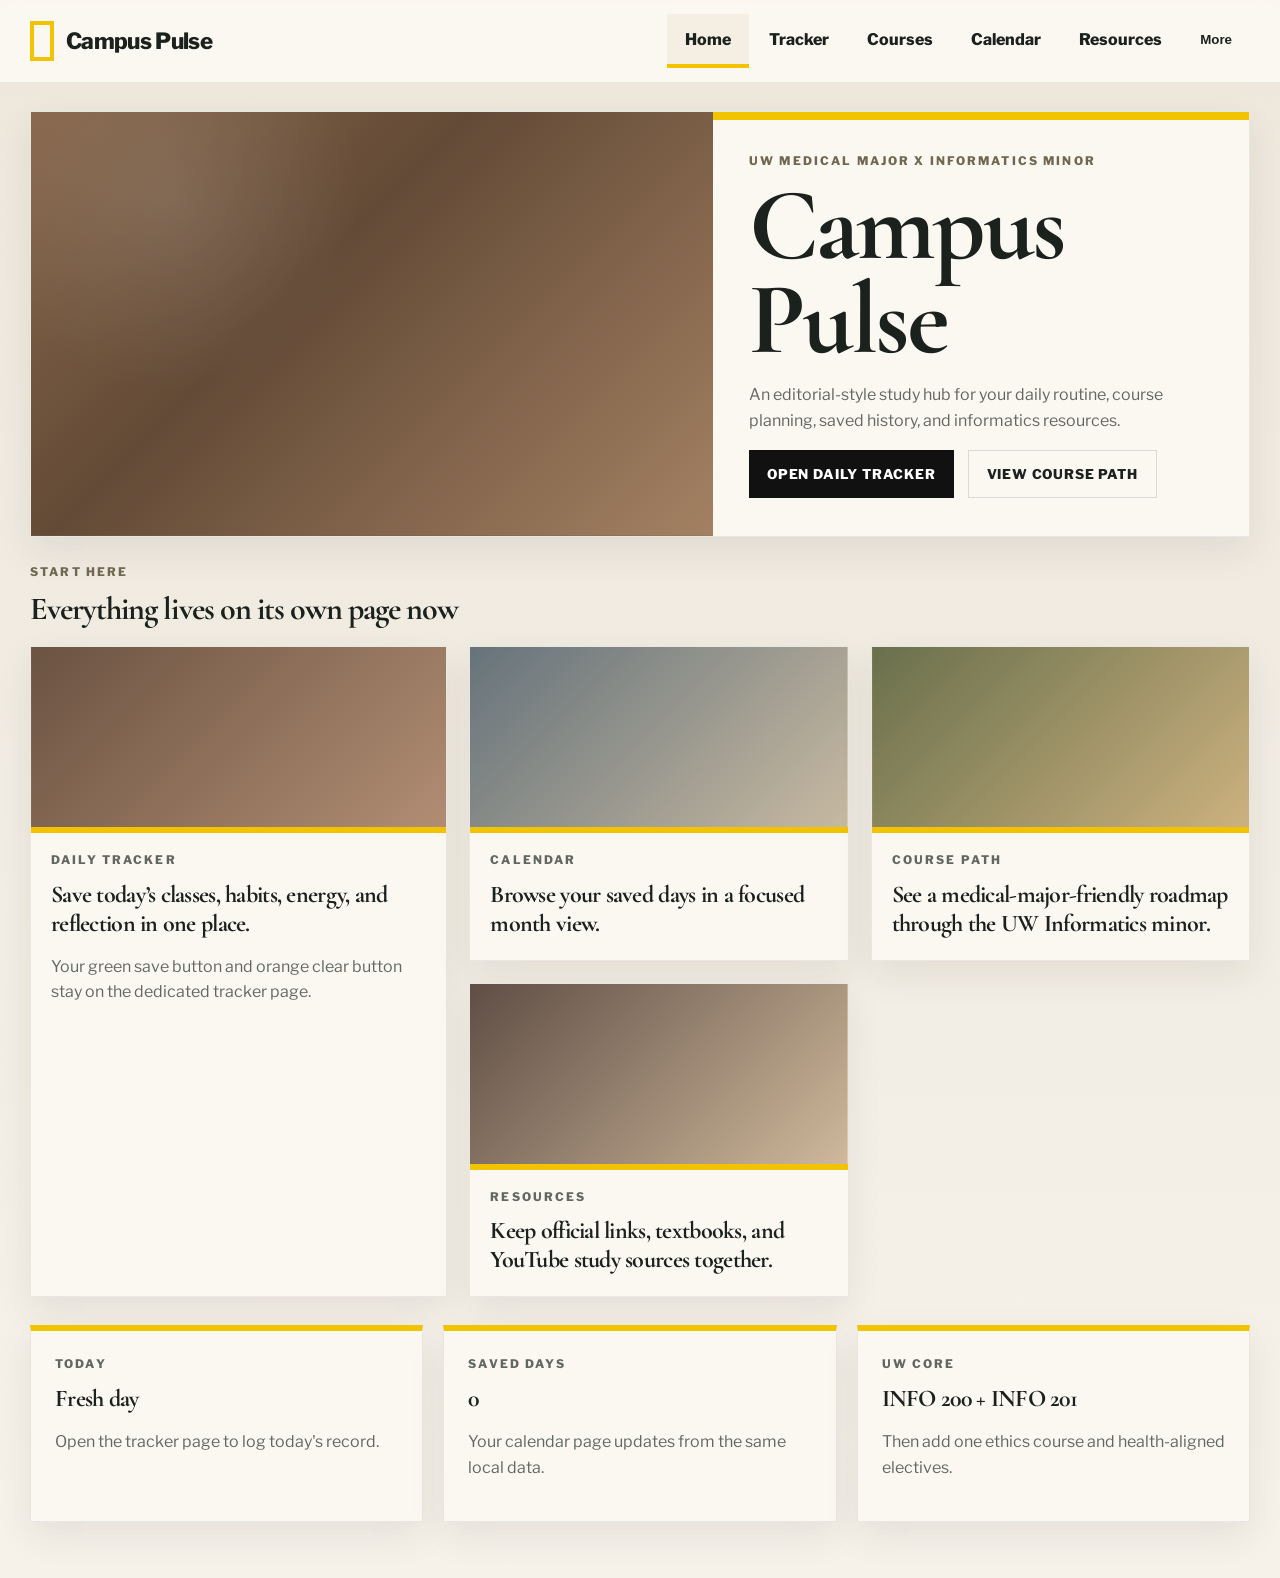
<file: outputs/index.html>
<!DOCTYPE html>
<html lang="en">
<head>
  <meta charset="UTF-8">
  <meta name="viewport" content="width=device-width, initial-scale=1.0">
  <title>Campus Pulse</title>
  <link rel="preconnect" href="https://fonts.googleapis.com">
  <link rel="preconnect" href="https://fonts.gstatic.com" crossorigin>
  <link href="https://fonts.googleapis.com/css2?family=Cormorant+Garamond:wght@500;600;700&family=Libre+Franklin:wght@400;500;600;700;800&display=swap" rel="stylesheet">
  <link rel="stylesheet" href="./styles.css">
</head>
<body data-page="home">
  <header class="site-header">
    <div class="site-shell nav-shell">
      <a href="./index.html" class="brand">
        <span class="brand-mark"></span>
        <span class="brand-text">Campus Pulse</span>
      </a>
      <nav class="site-nav" aria-label="Primary">
        <a href="./index.html" class="site-link" data-page="home">Home</a>
        <a href="./tracker.html" class="site-link" data-page="tracker">Tracker</a>
        <a href="./courses.html" class="site-link" data-page="courses">Courses</a>
        <a href="./calendar.html" class="site-link" data-page="calendar">Calendar</a>
        <a href="./resources.html" class="site-link" data-page="resources">Resources</a>
        <div class="site-menu">
          <button class="site-link site-link-button" type="button">More</button>
          <div class="site-dropdown">
            <a href="./tracker.html#dailyTracker">Daily log</a>
            <a href="./calendar.html#savedHistory">Saved history</a>
            <a href="./courses.html#healthPath">Health path</a>
            <a href="./resources.html#videos">Video library</a>
          </div>
        </div>
      </nav>
    </div>
  </header>

  <main class="site-shell">
    <section class="feature-hero">
      <div class="feature-image feature-image-home"></div>
      <div class="feature-copy">
        <p class="eyebrow">UW medical major x informatics minor</p>
        <h1>Campus Pulse</h1>
        <p class="feature-text">An editorial-style study hub for your daily routine, course planning, saved history, and informatics resources.</p>
        <div class="button-row">
          <a class="btn btn-dark" href="./tracker.html">Open daily tracker</a>
          <a class="btn btn-outline" href="./courses.html">View course path</a>
        </div>
      </div>
    </section>

    <section class="section-heading">
      <p class="panel-kicker">Start here</p>
      <h2>Everything lives on its own page now</h2>
    </section>

    <section class="story-grid">
      <article class="story-card story-card-large">
        <a href="./tracker.html" class="story-link-block">
          <div class="story-card-image story-image-tracker"></div>
          <div class="story-card-copy">
            <p class="eyebrow">Daily tracker</p>
            <h3>Save today’s classes, habits, energy, and reflection in one place.</h3>
            <p>Your green save button and orange clear button stay on the dedicated tracker page.</p>
          </div>
        </a>
      </article>
      <article class="story-card">
        <a href="./calendar.html" class="story-link-block">
          <div class="story-card-image story-image-calendar"></div>
          <div class="story-card-copy">
            <p class="eyebrow">Calendar</p>
            <h3>Browse your saved days in a focused month view.</h3>
          </div>
        </a>
      </article>
      <article class="story-card">
        <a href="./courses.html" class="story-link-block">
          <div class="story-card-image story-image-courses"></div>
          <div class="story-card-copy">
            <p class="eyebrow">Course path</p>
            <h3>See a medical-major-friendly roadmap through the UW Informatics minor.</h3>
          </div>
        </a>
      </article>
      <article class="story-card">
        <a href="./resources.html" class="story-link-block">
          <div class="story-card-image story-image-resources"></div>
          <div class="story-card-copy">
            <p class="eyebrow">Resources</p>
            <h3>Keep official links, textbooks, and YouTube study sources together.</h3>
          </div>
        </a>
      </article>
    </section>

    <section class="summary-strip">
      <article class="summary-box">
        <p class="panel-kicker">Today</p>
        <h3 id="homeStatusTitle">Fresh day</h3>
        <p id="homeStatusText">Open the tracker page to log today’s record.</p>
      </article>
      <article class="summary-box">
        <p class="panel-kicker">Saved days</p>
        <h3 id="savedDaysCount">0</h3>
        <p>Your calendar page updates from the same local data.</p>
      </article>
      <article class="summary-box">
        <p class="panel-kicker">UW core</p>
        <h3>INFO 200 + INFO 201</h3>
        <p>Then add one ethics course and health-aligned electives.</p>
      </article>
    </section>
  </main>

  <script src="./app.js"></script>
</body>
</html>
</file>
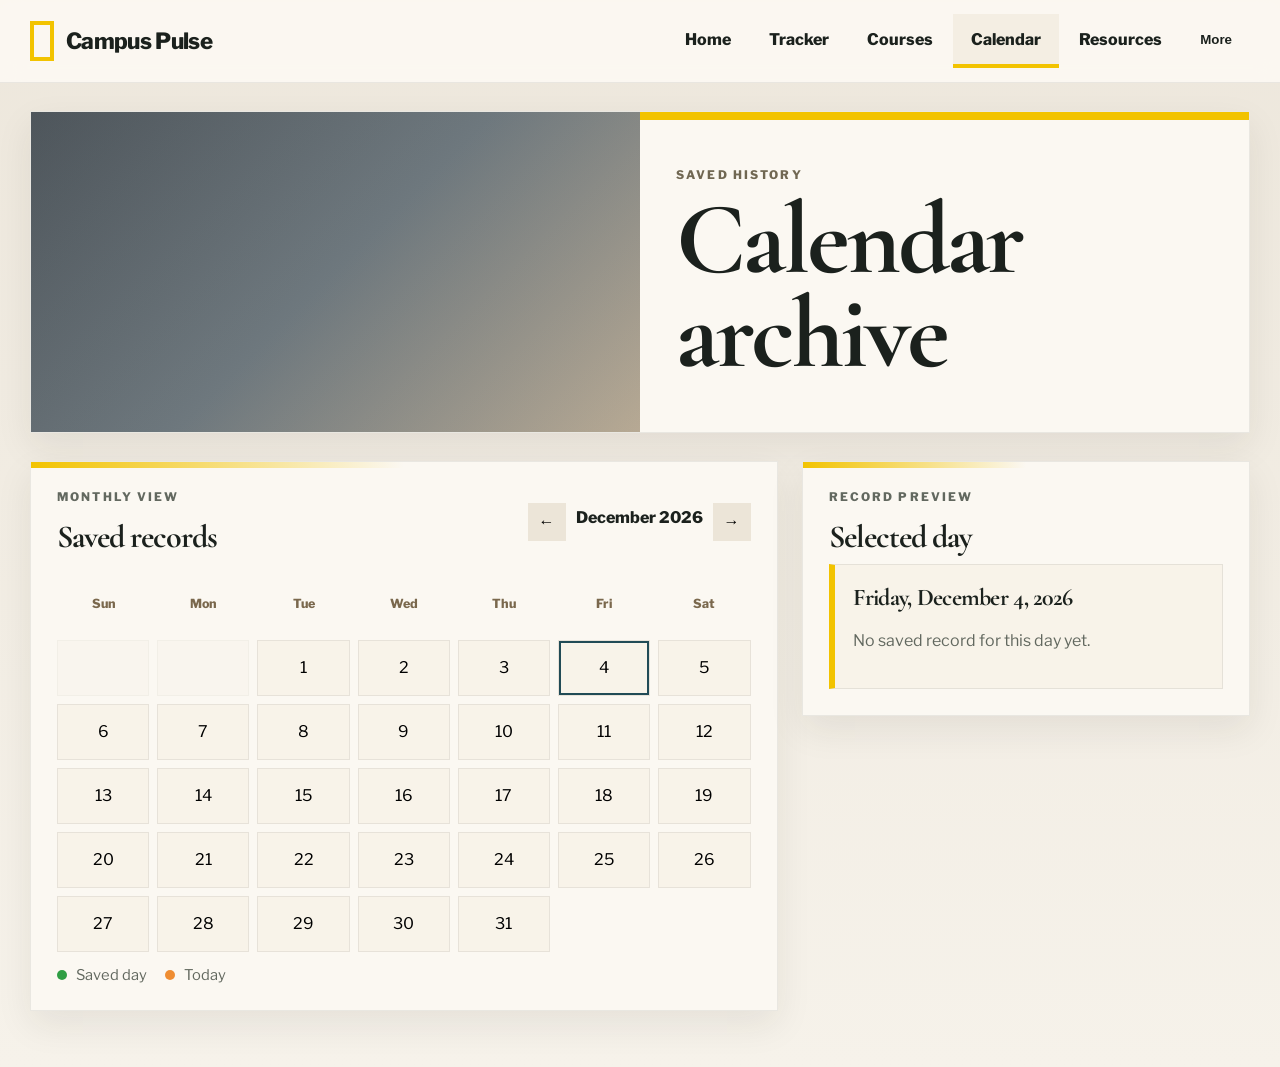
<file: outputs/calendar.html>
<!DOCTYPE html>
<html lang="en">
<head>
  <meta charset="UTF-8">
  <meta name="viewport" content="width=device-width, initial-scale=1.0">
  <title>Campus Pulse | Calendar</title>
  <link rel="preconnect" href="https://fonts.googleapis.com">
  <link rel="preconnect" href="https://fonts.gstatic.com" crossorigin>
  <link href="https://fonts.googleapis.com/css2?family=Cormorant+Garamond:wght@500;600;700&family=Libre+Franklin:wght@400;500;600;700;800&display=swap" rel="stylesheet">
  <link rel="stylesheet" href="./styles.css">
</head>
<body data-page="calendar">
  <header class="site-header">
    <div class="site-shell nav-shell">
      <a href="./index.html" class="brand">
        <span class="brand-mark"></span>
        <span class="brand-text">Campus Pulse</span>
      </a>
      <nav class="site-nav" aria-label="Primary">
        <a href="./index.html" class="site-link" data-page="home">Home</a>
        <a href="./tracker.html" class="site-link" data-page="tracker">Tracker</a>
        <a href="./courses.html" class="site-link" data-page="courses">Courses</a>
        <a href="./calendar.html" class="site-link" data-page="calendar">Calendar</a>
        <a href="./resources.html" class="site-link" data-page="resources">Resources</a>
        <div class="site-menu">
          <button class="site-link site-link-button" type="button">More</button>
          <div class="site-dropdown">
            <a href="./tracker.html#dailyTracker">Daily log</a>
            <a href="./calendar.html#savedHistory">Saved history</a>
            <a href="./courses.html#healthPath">Health path</a>
            <a href="./resources.html#videos">Video library</a>
          </div>
        </div>
      </nav>
    </div>
  </header>

  <main class="site-shell">
    <section class="page-banner">
      <div class="page-banner-image feature-image-calendar"></div>
      <div class="page-banner-copy">
        <p class="eyebrow">Saved history</p>
        <h1 id="savedHistory">Calendar archive</h1>
      </div>
    </section>

    <div class="page-layout">
      <section class="panel calendar-panel page-main">
        <div class="panel-head compact">
          <div>
            <p class="panel-kicker">Monthly view</p>
            <h2>Saved records</h2>
          </div>
          <div class="calendar-nav">
            <button type="button" class="nav-btn" id="prevMonthBtn" aria-label="Previous month">&larr;</button>
            <span id="calendarTitle"></span>
            <button type="button" class="nav-btn" id="nextMonthBtn" aria-label="Next month">&rarr;</button>
          </div>
        </div>
        <div class="calendar-grid" id="calendarGrid"></div>
        <div class="calendar-legend">
          <span><i class="legend-dot saved"></i> Saved day</span>
          <span><i class="legend-dot today"></i> Today</span>
        </div>
      </section>

      <aside class="panel sidebar-panel">
        <p class="panel-kicker">Record preview</p>
        <h2>Selected day</h2>
        <div class="record-preview" id="recordPreview">
          <h3>Pick a saved day</h3>
          <p>Your saved details will appear here.</p>
        </div>
      </aside>
    </div>
  </main>

  <script src="./app.js"></script>
</body>
</html>
</file>
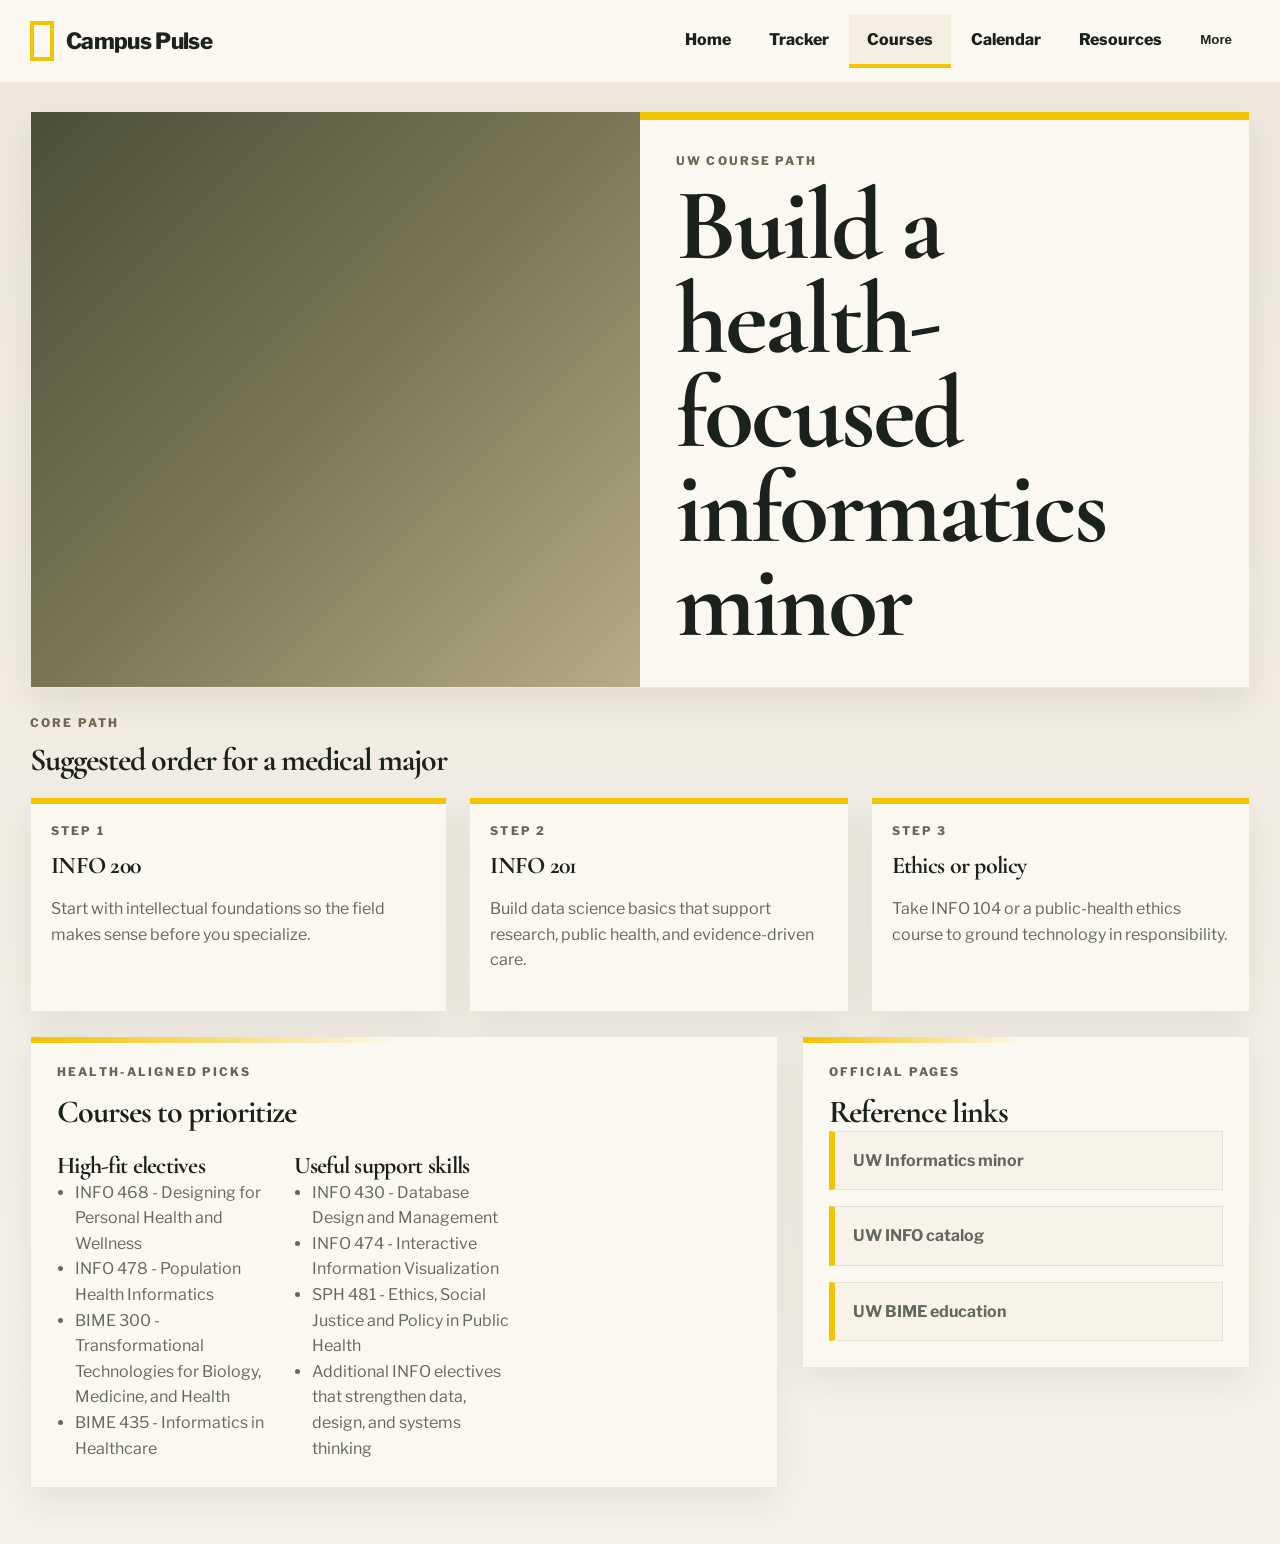
<file: outputs/courses.html>
<!DOCTYPE html>
<html lang="en">
<head>
  <meta charset="UTF-8">
  <meta name="viewport" content="width=device-width, initial-scale=1.0">
  <title>Campus Pulse | Courses</title>
  <link rel="preconnect" href="https://fonts.googleapis.com">
  <link rel="preconnect" href="https://fonts.gstatic.com" crossorigin>
  <link href="https://fonts.googleapis.com/css2?family=Cormorant+Garamond:wght@500;600;700&family=Libre+Franklin:wght@400;500;600;700;800&display=swap" rel="stylesheet">
  <link rel="stylesheet" href="./styles.css">
</head>
<body data-page="courses">
  <header class="site-header">
    <div class="site-shell nav-shell">
      <a href="./index.html" class="brand">
        <span class="brand-mark"></span>
        <span class="brand-text">Campus Pulse</span>
      </a>
      <nav class="site-nav" aria-label="Primary">
        <a href="./index.html" class="site-link" data-page="home">Home</a>
        <a href="./tracker.html" class="site-link" data-page="tracker">Tracker</a>
        <a href="./courses.html" class="site-link" data-page="courses">Courses</a>
        <a href="./calendar.html" class="site-link" data-page="calendar">Calendar</a>
        <a href="./resources.html" class="site-link" data-page="resources">Resources</a>
        <div class="site-menu">
          <button class="site-link site-link-button" type="button">More</button>
          <div class="site-dropdown">
            <a href="./tracker.html#dailyTracker">Daily log</a>
            <a href="./calendar.html#savedHistory">Saved history</a>
            <a href="./courses.html#healthPath">Health path</a>
            <a href="./resources.html#videos">Video library</a>
          </div>
        </div>
      </nav>
    </div>
  </header>

  <main class="site-shell">
    <section class="page-banner">
      <div class="page-banner-image feature-image-courses"></div>
      <div class="page-banner-copy">
        <p class="eyebrow">UW course path</p>
        <h1 id="healthPath">Build a health-focused informatics minor</h1>
      </div>
    </section>

    <section class="section-heading">
      <p class="panel-kicker">Core path</p>
      <h2>Suggested order for a medical major</h2>
    </section>

    <section class="story-grid course-grid">
      <article class="story-card">
        <div class="story-card-copy">
          <p class="eyebrow">Step 1</p>
          <h3>INFO 200</h3>
          <p>Start with intellectual foundations so the field makes sense before you specialize.</p>
        </div>
      </article>
      <article class="story-card">
        <div class="story-card-copy">
          <p class="eyebrow">Step 2</p>
          <h3>INFO 201</h3>
          <p>Build data science basics that support research, public health, and evidence-driven care.</p>
        </div>
      </article>
      <article class="story-card">
        <div class="story-card-copy">
          <p class="eyebrow">Step 3</p>
          <h3>Ethics or policy</h3>
          <p>Take INFO 104 or a public-health ethics course to ground technology in responsibility.</p>
        </div>
      </article>
    </section>

    <div class="page-layout">
      <section class="panel page-main">
        <div class="panel-head">
          <div>
            <p class="panel-kicker">Health-aligned picks</p>
            <h2>Courses to prioritize</h2>
          </div>
        </div>
        <div class="resource-columns two-up">
          <article>
            <h3>High-fit electives</h3>
            <ul class="resource-list">
              <li>INFO 468 - Designing for Personal Health and Wellness</li>
              <li>INFO 478 - Population Health Informatics</li>
              <li>BIME 300 - Transformational Technologies for Biology, Medicine, and Health</li>
              <li>BIME 435 - Informatics in Healthcare</li>
            </ul>
          </article>
          <article>
            <h3>Useful support skills</h3>
            <ul class="resource-list">
              <li>INFO 430 - Database Design and Management</li>
              <li>INFO 474 - Interactive Information Visualization</li>
              <li>SPH 481 - Ethics, Social Justice and Policy in Public Health</li>
              <li>Additional INFO electives that strengthen data, design, and systems thinking</li>
            </ul>
          </article>
        </div>
      </section>

      <aside class="panel sidebar-panel">
        <p class="panel-kicker">Official pages</p>
        <h2>Reference links</h2>
        <div class="link-stack">
          <a class="mini-link-card" href="https://ischool.uw.edu/programs/informatics/minor" target="_blank" rel="noreferrer">UW Informatics minor</a>
          <a class="mini-link-card" href="https://www.washington.edu/students/crscat/info.html" target="_blank" rel="noreferrer">UW INFO catalog</a>
          <a class="mini-link-card" href="https://www.bime.uw.edu/education/" target="_blank" rel="noreferrer">UW BIME education</a>
        </div>
      </aside>
    </div>
  </main>

  <script src="./app.js"></script>
</body>
</html>
</file>
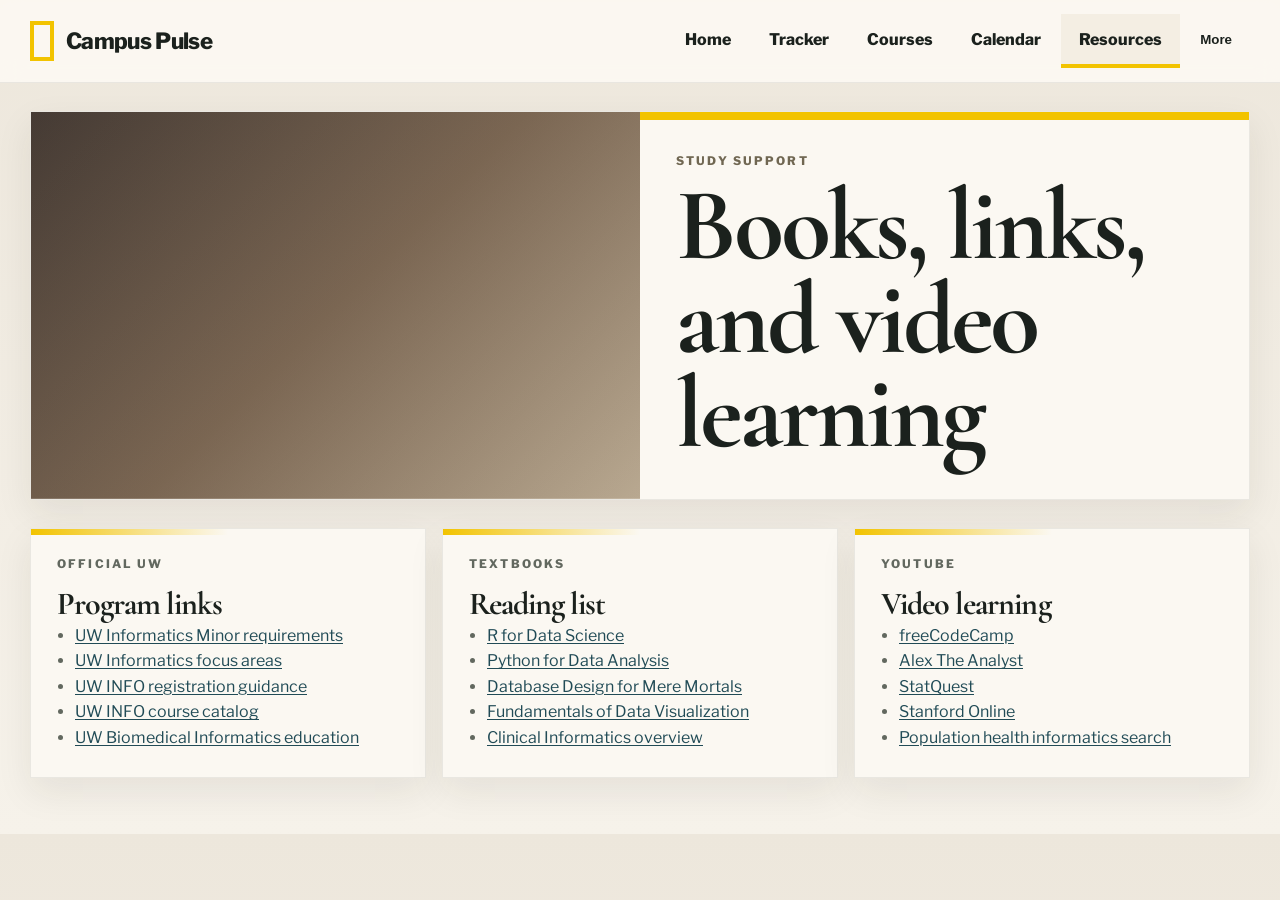
<file: outputs/resources.html>
<!DOCTYPE html>
<html lang="en">
<head>
  <meta charset="UTF-8">
  <meta name="viewport" content="width=device-width, initial-scale=1.0">
  <title>Campus Pulse | Resources</title>
  <link rel="preconnect" href="https://fonts.googleapis.com">
  <link rel="preconnect" href="https://fonts.gstatic.com" crossorigin>
  <link href="https://fonts.googleapis.com/css2?family=Cormorant+Garamond:wght@500;600;700&family=Libre+Franklin:wght@400;500;600;700;800&display=swap" rel="stylesheet">
  <link rel="stylesheet" href="./styles.css">
</head>
<body data-page="resources">
  <header class="site-header">
    <div class="site-shell nav-shell">
      <a href="./index.html" class="brand">
        <span class="brand-mark"></span>
        <span class="brand-text">Campus Pulse</span>
      </a>
      <nav class="site-nav" aria-label="Primary">
        <a href="./index.html" class="site-link" data-page="home">Home</a>
        <a href="./tracker.html" class="site-link" data-page="tracker">Tracker</a>
        <a href="./courses.html" class="site-link" data-page="courses">Courses</a>
        <a href="./calendar.html" class="site-link" data-page="calendar">Calendar</a>
        <a href="./resources.html" class="site-link" data-page="resources">Resources</a>
        <div class="site-menu">
          <button class="site-link site-link-button" type="button">More</button>
          <div class="site-dropdown">
            <a href="./tracker.html#dailyTracker">Daily log</a>
            <a href="./calendar.html#savedHistory">Saved history</a>
            <a href="./courses.html#healthPath">Health path</a>
            <a href="./resources.html#videos">Video library</a>
          </div>
        </div>
      </nav>
    </div>
  </header>

  <main class="site-shell">
    <section class="page-banner">
      <div class="page-banner-image feature-image-resources"></div>
      <div class="page-banner-copy">
        <p class="eyebrow">Study support</p>
        <h1 id="videos">Books, links, and video learning</h1>
      </div>
    </section>

    <section class="resource-columns resource-page-grid">
      <article class="panel">
        <p class="panel-kicker">Official UW</p>
        <h2>Program links</h2>
        <ul class="resource-list">
          <li><a href="https://ischool.uw.edu/programs/informatics/minor" target="_blank" rel="noreferrer">UW Informatics Minor requirements</a></li>
          <li><a href="https://ischool.uw.edu/programs/informatics/focus-areas" target="_blank" rel="noreferrer">UW Informatics focus areas</a></li>
          <li><a href="https://ischool.uw.edu/programs/informatics/curriculum/registration" target="_blank" rel="noreferrer">UW INFO registration guidance</a></li>
          <li><a href="https://www.washington.edu/students/crscat/info.html" target="_blank" rel="noreferrer">UW INFO course catalog</a></li>
          <li><a href="https://www.bime.uw.edu/education/" target="_blank" rel="noreferrer">UW Biomedical Informatics education</a></li>
        </ul>
      </article>

      <article class="panel">
        <p class="panel-kicker">Textbooks</p>
        <h2>Reading list</h2>
        <ul class="resource-list">
          <li><a href="https://r4ds.had.co.nz/" target="_blank" rel="noreferrer">R for Data Science</a></li>
          <li><a href="https://wesmckinney.com/book/" target="_blank" rel="noreferrer">Python for Data Analysis</a></li>
          <li><a href="https://www.oreilly.com/library/view/database-design-for/9781118884439/" target="_blank" rel="noreferrer">Database Design for Mere Mortals</a></li>
          <li><a href="https://clauswilke.com/dataviz/" target="_blank" rel="noreferrer">Fundamentals of Data Visualization</a></li>
          <li><a href="https://www.ncbi.nlm.nih.gov/books/NBK470275/" target="_blank" rel="noreferrer">Clinical Informatics overview</a></li>
        </ul>
      </article>

      <article class="panel">
        <p class="panel-kicker">YouTube</p>
        <h2>Video learning</h2>
        <ul class="resource-list">
          <li><a href="https://www.youtube.com/c/freecodecamp" target="_blank" rel="noreferrer">freeCodeCamp</a></li>
          <li><a href="https://www.youtube.com/@AlexTheAnalyst" target="_blank" rel="noreferrer">Alex The Analyst</a></li>
          <li><a href="https://www.youtube.com/@statquest" target="_blank" rel="noreferrer">StatQuest</a></li>
          <li><a href="https://www.youtube.com/@stanfordonline" target="_blank" rel="noreferrer">Stanford Online</a></li>
          <li><a href="https://www.youtube.com/results?search_query=population+health+informatics" target="_blank" rel="noreferrer">Population health informatics search</a></li>
        </ul>
      </article>
    </section>
  </main>

  <script src="./app.js"></script>
</body>
</html>
</file>
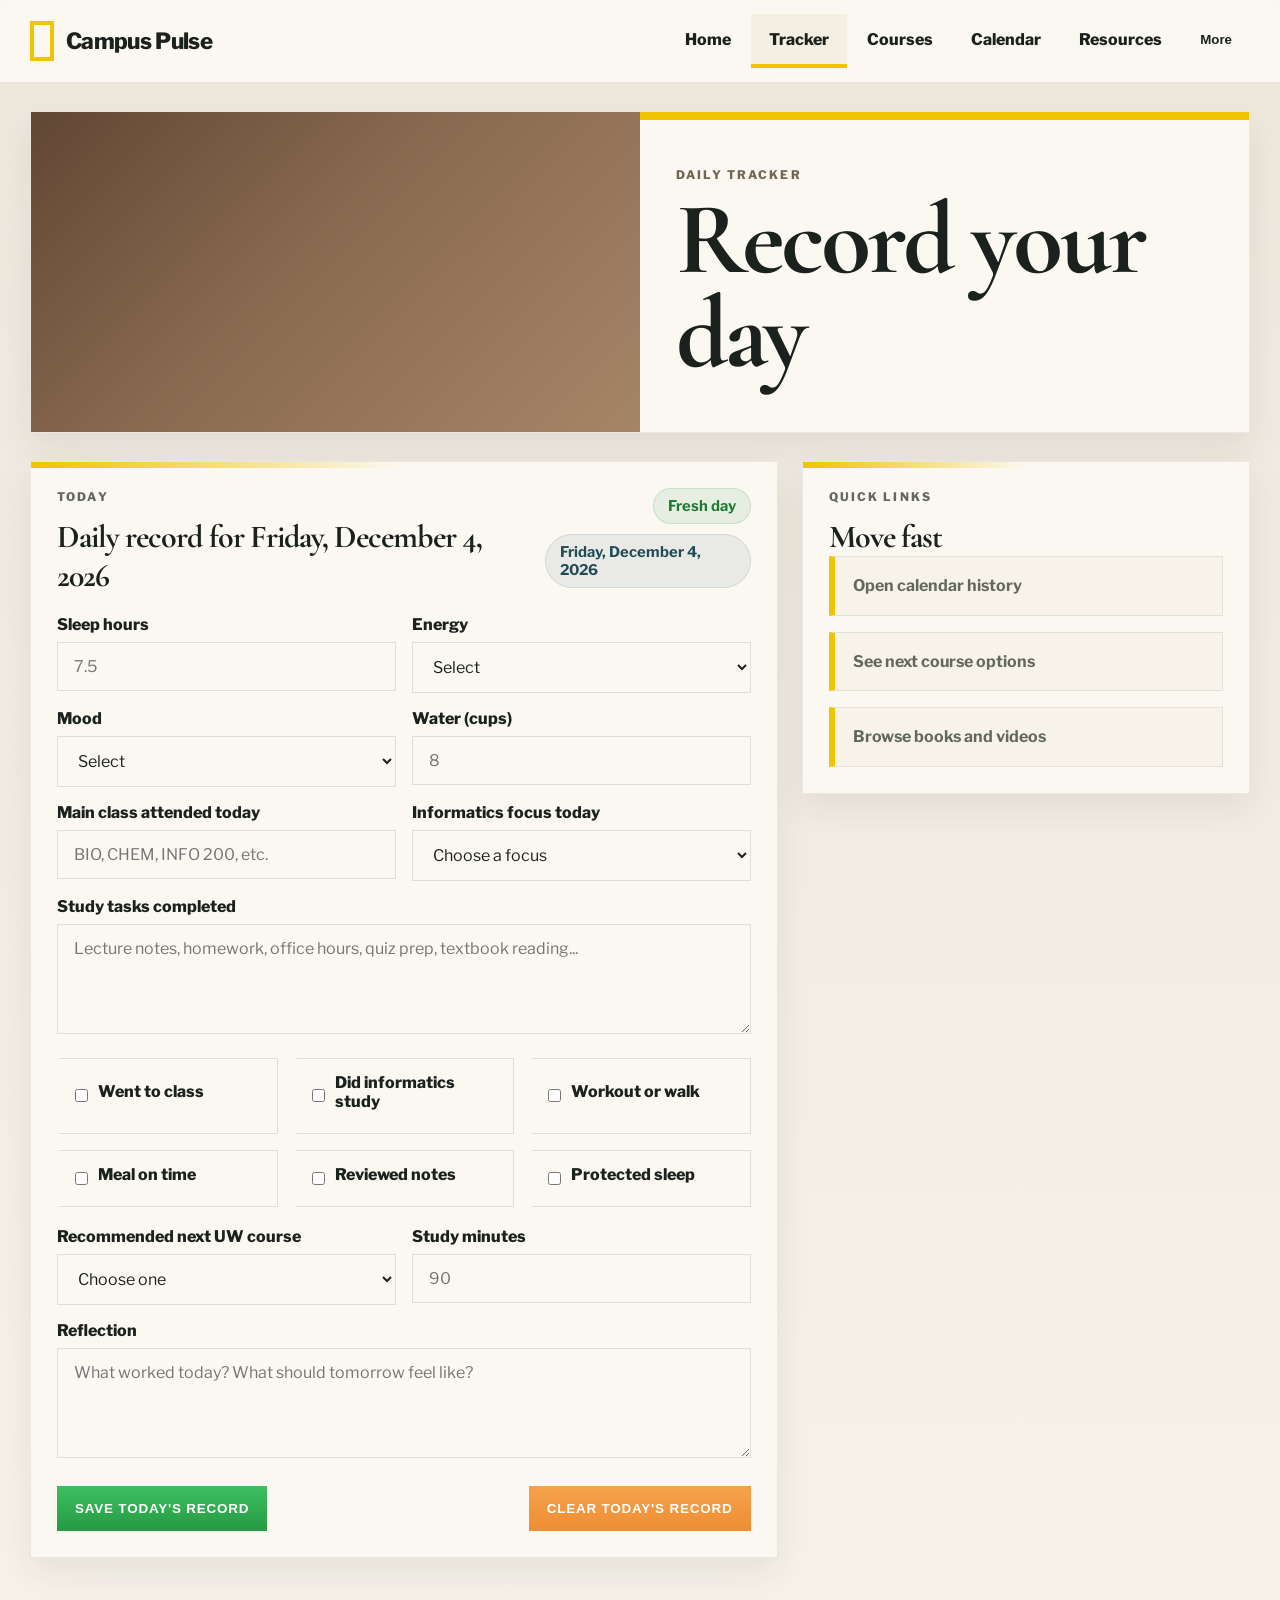
<file: outputs/tracker.html>
<!DOCTYPE html>
<html lang="en">
<head>
  <meta charset="UTF-8">
  <meta name="viewport" content="width=device-width, initial-scale=1.0">
  <title>Campus Pulse | Tracker</title>
  <link rel="preconnect" href="https://fonts.googleapis.com">
  <link rel="preconnect" href="https://fonts.gstatic.com" crossorigin>
  <link href="https://fonts.googleapis.com/css2?family=Cormorant+Garamond:wght@500;600;700&family=Libre+Franklin:wght@400;500;600;700;800&display=swap" rel="stylesheet">
  <link rel="stylesheet" href="./styles.css">
</head>
<body data-page="tracker">
  <header class="site-header">
    <div class="site-shell nav-shell">
      <a href="./index.html" class="brand">
        <span class="brand-mark"></span>
        <span class="brand-text">Campus Pulse</span>
      </a>
      <nav class="site-nav" aria-label="Primary">
        <a href="./index.html" class="site-link" data-page="home">Home</a>
        <a href="./tracker.html" class="site-link" data-page="tracker">Tracker</a>
        <a href="./courses.html" class="site-link" data-page="courses">Courses</a>
        <a href="./calendar.html" class="site-link" data-page="calendar">Calendar</a>
        <a href="./resources.html" class="site-link" data-page="resources">Resources</a>
        <div class="site-menu">
          <button class="site-link site-link-button" type="button">More</button>
          <div class="site-dropdown">
            <a href="./tracker.html#dailyTracker">Daily log</a>
            <a href="./calendar.html#savedHistory">Saved history</a>
            <a href="./courses.html#healthPath">Health path</a>
            <a href="./resources.html#videos">Video library</a>
          </div>
        </div>
      </nav>
    </div>
  </header>

  <main class="site-shell">
    <section class="page-banner">
      <div class="page-banner-image feature-image-tracker"></div>
      <div class="page-banner-copy">
        <p class="eyebrow">Daily tracker</p>
        <h1 id="dailyTracker">Record your day</h1>
      </div>
    </section>

    <div class="page-layout">
      <section class="panel tracker-panel">
        <div class="panel-head">
          <div>
            <p class="panel-kicker">Today</p>
            <h2 id="todayHeading">Daily record</h2>
          </div>
          <div class="status-wrap">
            <span class="status-chip" id="recordStatus">Fresh day</span>
            <span class="date-chip" id="currentDateChip"></span>
          </div>
        </div>

        <form id="trackerForm">
          <div class="grid two-col">
            <label>
              <span>Sleep hours</span>
              <input type="number" step="0.5" min="0" max="24" name="sleepHours" placeholder="7.5">
            </label>
            <label>
              <span>Energy</span>
              <select name="energy">
                <option value="">Select</option>
                <option>Low</option>
                <option>Okay</option>
                <option>Good</option>
                <option>High</option>
              </select>
            </label>
            <label>
              <span>Mood</span>
              <select name="mood">
                <option value="">Select</option>
                <option>Stressed</option>
                <option>Steady</option>
                <option>Motivated</option>
                <option>Great</option>
              </select>
            </label>
            <label>
              <span>Water (cups)</span>
              <input type="number" min="0" max="30" name="water" placeholder="8">
            </label>
          </div>

          <div class="grid two-col">
            <label>
              <span>Main class attended today</span>
              <input type="text" name="mainClass" placeholder="BIO, CHEM, INFO 200, etc.">
            </label>
            <label>
              <span>Informatics focus today</span>
              <select name="infoFocus">
                <option value="">Choose a focus</option>
                <option>INFO 200 foundations</option>
                <option>INFO 201 data science basics</option>
                <option>Ethics / policy / equity</option>
                <option>Health informatics</option>
                <option>Database practice</option>
                <option>Visualization practice</option>
                <option>Study planning</option>
              </select>
            </label>
          </div>

          <label>
            <span>Study tasks completed</span>
            <textarea name="studyTasks" rows="3" placeholder="Lecture notes, homework, office hours, quiz prep, textbook reading..."></textarea>
          </label>

          <div class="grid three-col checks">
            <label class="check-card"><input type="checkbox" name="habits" value="Went to class"><span>Went to class</span></label>
            <label class="check-card"><input type="checkbox" name="habits" value="Did informatics study"><span>Did informatics study</span></label>
            <label class="check-card"><input type="checkbox" name="habits" value="Workout or walk"><span>Workout or walk</span></label>
            <label class="check-card"><input type="checkbox" name="habits" value="Meal on time"><span>Meal on time</span></label>
            <label class="check-card"><input type="checkbox" name="habits" value="Reviewed notes"><span>Reviewed notes</span></label>
            <label class="check-card"><input type="checkbox" name="habits" value="Protected sleep"><span>Protected sleep</span></label>
          </div>

          <div class="grid two-col">
            <label>
              <span>Recommended next UW course</span>
              <select name="nextCourse">
                <option value="">Choose one</option>
                <option>INFO 200 - Intellectual Foundations of Informatics</option>
                <option>INFO 201 - Foundational Skills for Data Science</option>
                <option>INFO 104 - Technology Ethics, Policy, and Law</option>
                <option>SPH 481 - Ethics, Social Justice and Policy in Public Health</option>
                <option>INFO 468 - Designing for Personal Health and Wellness</option>
                <option>INFO 478 - Population Health Informatics</option>
                <option>BIME 300 - Transformational Technologies for Biology, Medicine, and Health</option>
                <option>BIME 435 - Informatics in Healthcare</option>
                <option>INFO 430 - Database Design and Management</option>
                <option>INFO 474 - Interactive Information Visualization</option>
              </select>
            </label>
            <label>
              <span>Study minutes</span>
              <input type="number" min="0" name="studyMinutes" placeholder="90">
            </label>
          </div>

          <label>
            <span>Reflection</span>
            <textarea name="reflection" rows="4" placeholder="What worked today? What should tomorrow feel like?"></textarea>
          </label>

          <div class="button-row bottom-buttons">
            <button type="submit" class="btn btn-save">Save today's record</button>
            <button type="button" class="btn btn-clear" id="clearDayBtn">Clear today's record</button>
          </div>
        </form>
      </section>

      <aside class="panel sidebar-panel">
        <p class="panel-kicker">Quick links</p>
        <h2>Move fast</h2>
        <div class="link-stack">
          <a class="mini-link-card" href="./calendar.html">Open calendar history</a>
          <a class="mini-link-card" href="./courses.html">See next course options</a>
          <a class="mini-link-card" href="./resources.html">Browse books and videos</a>
        </div>
      </aside>
    </div>
  </main>

  <script src="./app.js"></script>
</body>
</html>
</file>
<file: outputs/styles.css>
:root {
  --bg: #f1ece3;
  --paper: #fbf8f2;
  --ink: #1b211d;
  --muted: #62685f;
  --line: rgba(27, 33, 29, 0.12);
  --gold: #f2c300;
  --green: #2f9e44;
  --green-deep: #1f7a31;
  --orange: #ef8d32;
  --shadow: 0 14px 34px rgba(40, 34, 25, 0.08);
}

* {
  box-sizing: border-box;
}

html {
  scroll-behavior: smooth;
}

body {
  margin: 0;
  font-family: "Libre Franklin", sans-serif;
  color: var(--ink);
  background:
    linear-gradient(180deg, rgba(242, 195, 0, 0.06), rgba(242, 195, 0, 0.06)) top/100% 10px no-repeat,
    linear-gradient(180deg, #ede7dc 0%, #f6f2ea 100%);
}

a {
  color: #214b56;
  text-underline-offset: 0.15em;
}

.site-shell {
  width: min(1220px, calc(100% - 40px));
  margin: 0 auto;
}

.site-header {
  position: sticky;
  top: 0;
  z-index: 50;
  background: rgba(251, 248, 242, 0.96);
  border-bottom: 1px solid rgba(27, 33, 29, 0.08);
  backdrop-filter: blur(10px);
}

.nav-shell {
  display: flex;
  align-items: center;
  justify-content: space-between;
  gap: 16px;
  min-height: 82px;
}

.brand {
  display: inline-flex;
  align-items: center;
  gap: 12px;
  color: var(--ink);
  text-decoration: none;
  font-weight: 800;
}

.brand-mark {
  width: 24px;
  height: 40px;
  border: 4px solid var(--gold);
}

.brand-text {
  font-size: 1.4rem;
  letter-spacing: -0.03em;
}

.site-nav {
  display: flex;
  align-items: center;
  gap: 2px;
  flex-wrap: wrap;
}

.site-link,
.site-link-button {
  display: inline-flex;
  align-items: center;
  min-height: 54px;
  padding: 0 18px;
  text-decoration: none;
  color: var(--ink);
  font-weight: 800;
  background: transparent;
  border: 0;
  cursor: pointer;
  border-bottom: 4px solid transparent;
  transition: border-color 120ms ease, background 120ms ease;
}

.site-link:hover,
.site-link:focus,
.site-link.active,
.site-menu:hover > .site-link-button,
.site-link-button:focus {
  background: #f4eee3;
  border-bottom-color: var(--gold);
}

.site-menu {
  position: relative;
}

.site-dropdown {
  position: absolute;
  top: calc(100% + 6px);
  right: 0;
  min-width: 220px;
  display: grid;
  opacity: 0;
  pointer-events: none;
  transform: translateY(8px);
  transition: opacity 120ms ease, transform 120ms ease;
  background: var(--paper);
  border: 1px solid rgba(27, 33, 29, 0.1);
  box-shadow: var(--shadow);
}

.site-dropdown a {
  padding: 14px 16px;
  color: var(--ink);
  text-decoration: none;
  font-weight: 700;
  border-left: 4px solid transparent;
}

.site-dropdown a:hover,
.site-dropdown a:focus {
  background: #f4eee3;
  border-left-color: var(--gold);
}

.site-menu:hover .site-dropdown,
.site-menu:focus-within .site-dropdown {
  opacity: 1;
  pointer-events: auto;
  transform: translateY(0);
}

main.site-shell {
  padding: 28px 0 56px;
}

.feature-hero,
.page-banner,
.panel,
.story-card,
.summary-box {
  background: var(--paper);
  border: 1px solid rgba(27, 33, 29, 0.08);
  box-shadow: var(--shadow);
}

.feature-hero {
  display: grid;
  grid-template-columns: 1.12fr 0.88fr;
  margin-bottom: 28px;
}

.feature-image,
.page-banner-image,
.story-card-image {
  min-height: 320px;
  background-size: cover;
  background-position: center;
}

.feature-image-home {
  background-image:
    linear-gradient(0deg, rgba(55, 40, 24, 0.2), rgba(55, 40, 24, 0.2)),
    radial-gradient(circle at 20% 20%, rgba(255,255,255,0.14), transparent 30%),
    linear-gradient(135deg, #9c7759 0%, #6e533e 40%, #bf9775 100%);
}

.feature-image-tracker {
  background-image: linear-gradient(0deg, rgba(41, 33, 24, 0.18), rgba(41, 33, 24, 0.18)), linear-gradient(135deg, #6c4f3a 0%, #9e7a5c 45%, #c49a78 100%);
}

.feature-image-calendar {
  background-image: linear-gradient(0deg, rgba(41, 33, 24, 0.18), rgba(41, 33, 24, 0.18)), linear-gradient(135deg, #56616a 0%, #7d8b94 50%, #d6c7af 100%);
}

.feature-image-courses {
  background-image: linear-gradient(0deg, rgba(41, 33, 24, 0.18), rgba(41, 33, 24, 0.18)), linear-gradient(135deg, #53583f 0%, #8a8a63 50%, #d8ca9f 100%);
}

.feature-image-resources {
  background-image: linear-gradient(0deg, rgba(41, 33, 24, 0.18), rgba(41, 33, 24, 0.18)), linear-gradient(135deg, #4b403a 0%, #8c755f 50%, #d8c6ab 100%);
}

.feature-copy,
.page-banner-copy {
  padding: 34px 36px 38px;
  border-top: 8px solid var(--gold);
}

.page-banner {
  display: grid;
  grid-template-columns: 1fr 1fr;
  margin-bottom: 28px;
}

.page-banner-copy {
  display: flex;
  flex-direction: column;
  justify-content: center;
}

.eyebrow,
.panel-kicker {
  margin: 0 0 10px;
  color: #706752;
  font-size: 0.74rem;
  font-weight: 800;
  letter-spacing: 0.18em;
  text-transform: uppercase;
}

h1,
h2,
h3 {
  margin: 0;
  font-family: "Cormorant Garamond", serif;
  letter-spacing: -0.03em;
}

h1 {
  font-size: clamp(3.2rem, 8vw, 6.4rem);
  line-height: 0.92;
}

h2 {
  font-size: 2rem;
}

h3 {
  font-size: 1.5rem;
}

.feature-text,
.story-card-copy p,
.summary-box p,
.resource-list li,
.record-preview p,
.mini-link-card,
.hero-note,
.panel p,
.roadmap li {
  color: var(--muted);
  line-height: 1.6;
}

.button-row {
  display: flex;
  gap: 14px;
  flex-wrap: wrap;
}

.btn {
  display: inline-flex;
  align-items: center;
  justify-content: center;
  padding: 15px 18px;
  text-decoration: none;
  text-transform: uppercase;
  letter-spacing: 0.06em;
  font-size: 0.84rem;
  font-weight: 800;
  border: 0;
}

.btn-dark {
  background: #111;
  color: white;
}

.btn-outline {
  background: transparent;
  color: var(--ink);
  border: 1px solid rgba(27, 33, 29, 0.14);
}

.btn-save {
  background: linear-gradient(180deg, #3ebf61 0%, #249a43 100%);
  color: white;
}

.btn-clear {
  background: linear-gradient(180deg, #f4a24d 0%, #ef8d32 100%);
  color: white;
  margin-left: auto;
}

.section-heading {
  margin: 18px 0 18px;
}

.story-grid {
  display: grid;
  grid-template-columns: 1.1fr 1fr 1fr;
  gap: 22px;
}

.story-card-large {
  grid-row: span 2;
}

.story-link-block {
  display: block;
  color: inherit;
  text-decoration: none;
  height: 100%;
}

.story-card-copy {
  padding: 18px 20px 22px;
  border-top: 6px solid var(--gold);
}

.story-card-image {
  min-height: 180px;
}

.story-image-tracker {
  background-image: linear-gradient(135deg, #6b5342 0%, #b18d73 100%);
}

.story-image-calendar {
  background-image: linear-gradient(135deg, #66737b 0%, #c7b9a1 100%);
}

.story-image-courses {
  background-image: linear-gradient(135deg, #69704c 0%, #ccb17f 100%);
}

.story-image-resources {
  background-image: linear-gradient(135deg, #5f4e45 0%, #cfb89b 100%);
}

.summary-strip {
  display: grid;
  grid-template-columns: repeat(3, 1fr);
  gap: 20px;
  margin-top: 28px;
}

.summary-box {
  padding: 24px;
  border-top: 6px solid var(--gold);
}

.page-layout {
  display: grid;
  grid-template-columns: 1.25fr 0.75fr;
  gap: 24px;
}

.page-main {
  min-width: 0;
}

.panel {
  padding: 26px;
  position: relative;
}

.panel::before {
  content: "";
  position: absolute;
  left: 0;
  top: 0;
  width: 100%;
  height: 6px;
  background: linear-gradient(90deg, var(--gold), transparent 50%);
}

.panel-head {
  display: flex;
  justify-content: space-between;
  gap: 18px;
  align-items: flex-start;
  margin-bottom: 20px;
}

.panel-head.compact {
  align-items: center;
}

.status-wrap {
  display: flex;
  flex-direction: column;
  gap: 10px;
  align-items: flex-end;
}

.status-chip,
.date-chip {
  display: inline-flex;
  align-items: center;
  padding: 8px 14px;
  font-size: 0.92rem;
  font-weight: 700;
  border-radius: 999px;
}

.status-chip {
  background: rgba(47, 158, 68, 0.1);
  color: var(--green-deep);
  border: 1px solid rgba(47, 158, 68, 0.18);
}

.date-chip {
  background: rgba(33, 75, 86, 0.08);
  color: #214b56;
  border: 1px solid rgba(33, 75, 86, 0.12);
}

form,
.grid,
.resource-columns,
.link-stack {
  display: grid;
  gap: 16px;
}

.two-col,
.two-up {
  grid-template-columns: repeat(2, minmax(0, 1fr));
}

.three-col {
  grid-template-columns: repeat(3, minmax(0, 1fr));
}

label span,
.calendar-nav span {
  display: block;
  margin-bottom: 8px;
  font-weight: 800;
}

input,
select,
textarea,
.check-card {
  width: 100%;
  border: 1px solid var(--line);
  background: var(--paper);
  font: inherit;
}

input,
select,
textarea {
  padding: 14px 16px;
  color: var(--ink);
}

textarea {
  resize: vertical;
  min-height: 110px;
}

.checks {
  margin: 4px 0;
}

.check-card {
  display: flex;
  align-items: center;
  gap: 10px;
  padding: 14px;
  border-left: 4px solid transparent;
  cursor: pointer;
}

.check-card:hover {
  border-left-color: var(--gold);
}

.check-card input {
  width: auto;
  margin: 0;
}

.bottom-buttons {
  margin-top: 8px;
}

.calendar-nav {
  display: flex;
  align-items: center;
  gap: 10px;
}

.nav-btn,
.calendar-day {
  border: 0;
  font: inherit;
}

.nav-btn {
  width: 38px;
  height: 38px;
  background: #ece5d8;
  cursor: pointer;
}

.calendar-grid {
  display: grid;
  grid-template-columns: repeat(7, minmax(0, 1fr));
  gap: 8px;
}

.weekday,
.calendar-day {
  min-height: 56px;
  display: flex;
  align-items: center;
  justify-content: center;
}

.weekday {
  font-size: 0.78rem;
  font-weight: 800;
  color: #7a684d;
}

.calendar-day {
  position: relative;
  background: #f8f3e9;
  border: 1px solid rgba(27, 33, 29, 0.08);
  cursor: pointer;
}

.calendar-day.muted {
  opacity: 0.4;
  cursor: default;
}

.calendar-day.saved {
  background: rgba(47, 158, 68, 0.12);
  border-color: rgba(47, 158, 68, 0.28);
}

.calendar-day.today {
  box-shadow: inset 0 0 0 2px var(--orange);
}

.calendar-day.selected {
  box-shadow: inset 0 0 0 2px #214b56;
}

.calendar-day .dot {
  position: absolute;
  bottom: 8px;
  width: 8px;
  height: 8px;
  border-radius: 50%;
  background: var(--green);
}

.calendar-legend {
  display: flex;
  gap: 18px;
  margin-top: 14px;
  color: var(--muted);
  font-size: 0.92rem;
}

.legend-dot {
  display: inline-block;
  width: 10px;
  height: 10px;
  margin-right: 6px;
  border-radius: 50%;
}

.legend-dot.saved {
  background: var(--green);
}

.legend-dot.today {
  background: var(--orange);
}

.record-preview,
.mini-link-card {
  background: #f8f3e9;
  border: 1px solid rgba(27, 33, 29, 0.08);
  border-left: 6px solid var(--gold);
}

.record-preview {
  margin-top: 8px;
  padding: 18px;
}

.mini-link-card {
  display: block;
  padding: 16px 18px;
  text-decoration: none;
  font-weight: 700;
}

.resource-columns {
  grid-template-columns: repeat(3, minmax(0, 1fr));
}

.resource-page-grid {
  align-items: start;
}

.resource-list {
  margin: 0;
  padding-left: 18px;
}

.course-grid {
  margin-bottom: 24px;
}

.sidebar-panel {
  align-self: start;
}

@media (max-width: 1040px) {
  .feature-hero,
  .page-banner,
  .page-layout,
  .story-grid,
  .summary-strip,
  .resource-columns,
  .three-col,
  .two-col,
  .two-up {
    grid-template-columns: 1fr;
  }

  .story-card-large {
    grid-row: auto;
  }

  .site-header {
    position: static;
  }
}

@media (max-width: 760px) {
  .site-shell {
    width: min(100% - 20px, 1220px);
  }

  .nav-shell {
    flex-direction: column;
    align-items: flex-start;
    padding: 14px 0;
  }

  .site-nav {
    width: 100%;
    gap: 0;
  }

  .site-link,
  .site-link-button {
    min-height: 46px;
    padding: 0 12px;
    font-size: 0.92rem;
  }

  .feature-copy,
  .page-banner-copy,
  .panel,
  .summary-box {
    padding: 20px;
  }

  h1 {
    font-size: clamp(2.5rem, 13vw, 4.2rem);
  }

  .btn-clear {
    margin-left: 0;
  }

  .panel-head,
  .button-row {
    flex-direction: column;
  }

  .status-wrap {
    align-items: flex-start;
  }
}
</file>
